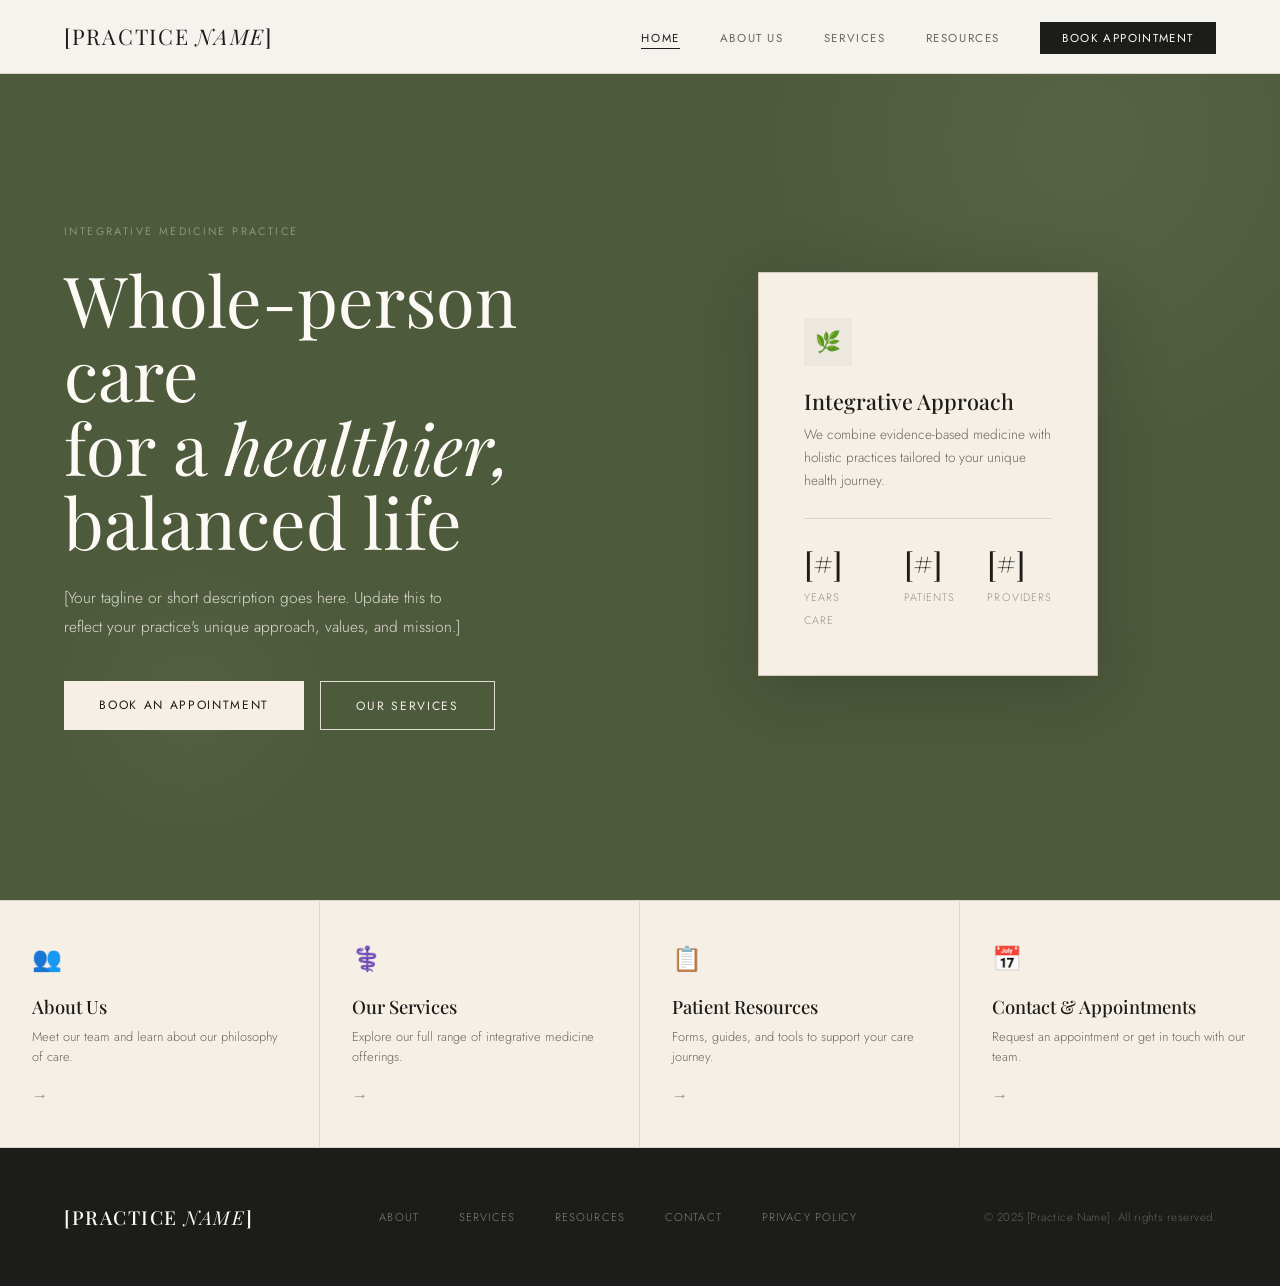
<file: index.html>
<!DOCTYPE html>

<html lang="en">
<head>
  <meta charset="UTF-8" />
  <meta name="viewport" content="width=device-width, initial-scale=1.0"/>
  <title>[Practice Name] | Integrative Medicine</title>
  <link rel="stylesheet" href="styles.css"/>

</head>
<body>
<nav id="navbar"><a href="index.html" class="nav-logo">[Practice <span>Name</span>]</a><ul class="nav-links"><li><a href="index.html" class="active">Home</a></li><li><a href="about.html" class="">About Us</a></li><li><a href="services.html" class="">Services</a></li><li><a href="resources.html" class="">Resources</a></li><li><a href="contact.html" class="nav-cta ">Book Appointment</a></li></ul></nav>
<section class="hero">
  <div class="hero-bg-circle c1"></div>
  <div class="hero-bg-circle c2"></div>
  <div class="hero-content">
    <span class="hero-eyebrow">Integrative Medicine Practice</span>
    <h1 class="hero-title">Whole-person care<br>for a <em>healthier,</em><br>balanced life</h1>
    <p class="hero-desc">[Your tagline or short description goes here. Update this to reflect your practice's unique approach, values, and mission.]</p>
    <div class="hero-actions">
      <a href="contact.html" class="btn-primary">Book an Appointment</a>
      <a href="services.html" class="btn-secondary">Our Services</a>
    </div>
  </div>
  <div class="hero-visual">
    <div class="hero-card">
      <div class="hero-card-icon">🌿</div>
      <h3>Integrative Approach</h3>
      <p>We combine evidence-based medicine with holistic practices tailored to your unique health journey.</p>
      <div class="hero-card-stat">
        <div class="stat"><span class="stat-num">[#]</span><span class="stat-label">Years Care</span></div>
        <div class="stat"><span class="stat-num">[#]</span><span class="stat-label">Patients</span></div>
        <div class="stat"><span class="stat-num">[#]</span><span class="stat-label">Providers</span></div>
      </div>
    </div>
  </div>
</section>
<section class="quick-nav">
  <a href="about.html" class="qcard"><div class="qcard-icon">👥</div><div class="qcard-title">About Us</div><div class="qcard-desc">Meet our team and learn about our philosophy of care.</div><span class="qcard-arrow">→</span></a>
  <a href="services.html" class="qcard"><div class="qcard-icon">⚕️</div><div class="qcard-title">Our Services</div><div class="qcard-desc">Explore our full range of integrative medicine offerings.</div><span class="qcard-arrow">→</span></a>
  <a href="resources.html" class="qcard"><div class="qcard-icon">📋</div><div class="qcard-title">Patient Resources</div><div class="qcard-desc">Forms, guides, and tools to support your care journey.</div><span class="qcard-arrow">→</span></a>
  <a href="contact.html" class="qcard"><div class="qcard-icon">📅</div><div class="qcard-title">Contact & Appointments</div><div class="qcard-desc">Request an appointment or get in touch with our team.</div><span class="qcard-arrow">→</span></a>
</section>
<footer>
  <div class="footer-logo">[Practice <span>Name</span>]</div>
  <div class="footer-links">
    <a href="about.html">About</a>
    <a href="services.html">Services</a>
    <a href="resources.html">Resources</a>
    <a href="contact.html">Contact</a>
    <a href="#">Privacy Policy</a>
  </div>
  <div class="footer-copy">© 2025 [Practice Name]. All rights reserved.</div>
</footer>
<script>
const nav = document.getElementById('navbar');
window.addEventListener('scroll', () => { nav.classList.toggle('scrolled', window.scrollY > 20); });
const reveals = document.querySelectorAll('.reveal');
const observer = new IntersectionObserver((entries) => {
  entries.forEach((entry, i) => {
    if (entry.isIntersecting) { setTimeout(() => entry.target.classList.add('visible'), i * 80); observer.unobserve(entry.target); }
  });
}, { threshold: 0.1 });
reveals.forEach(el => observer.observe(el));
</script>
</body></html>
</file>
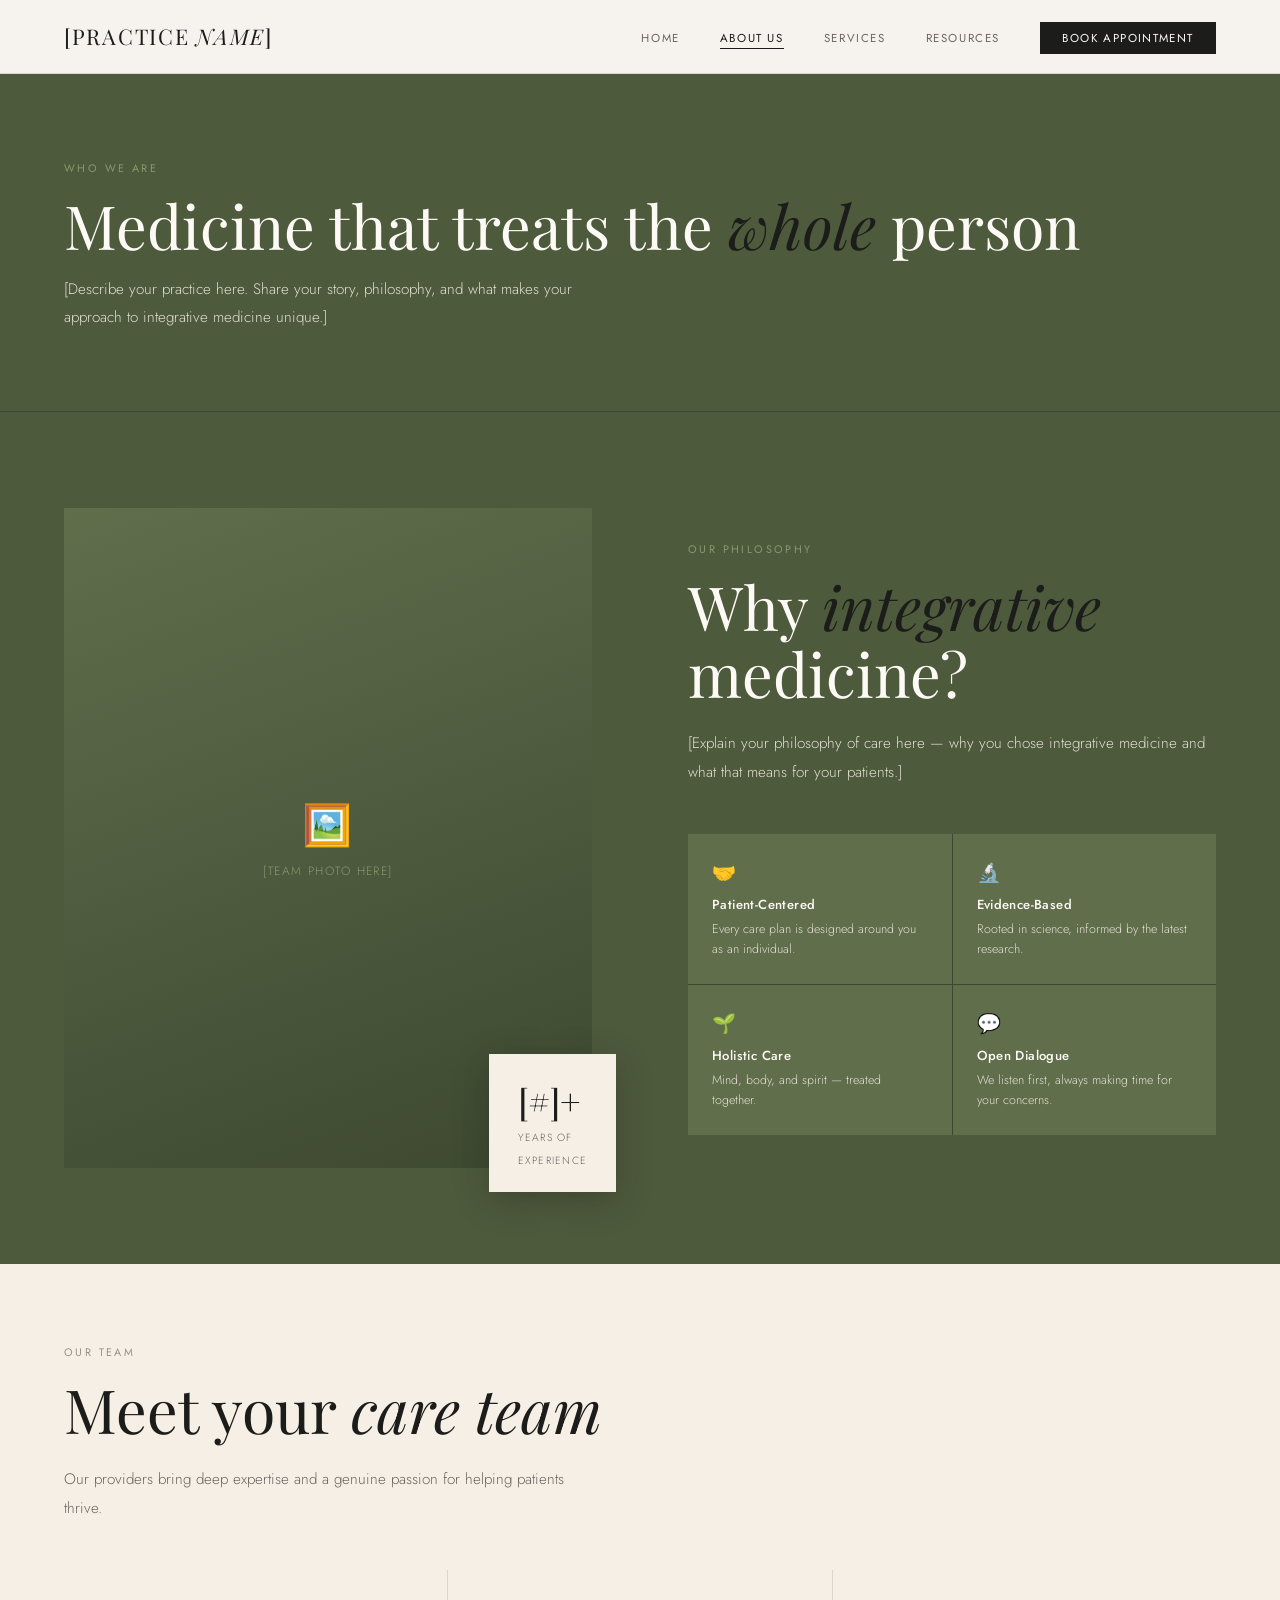
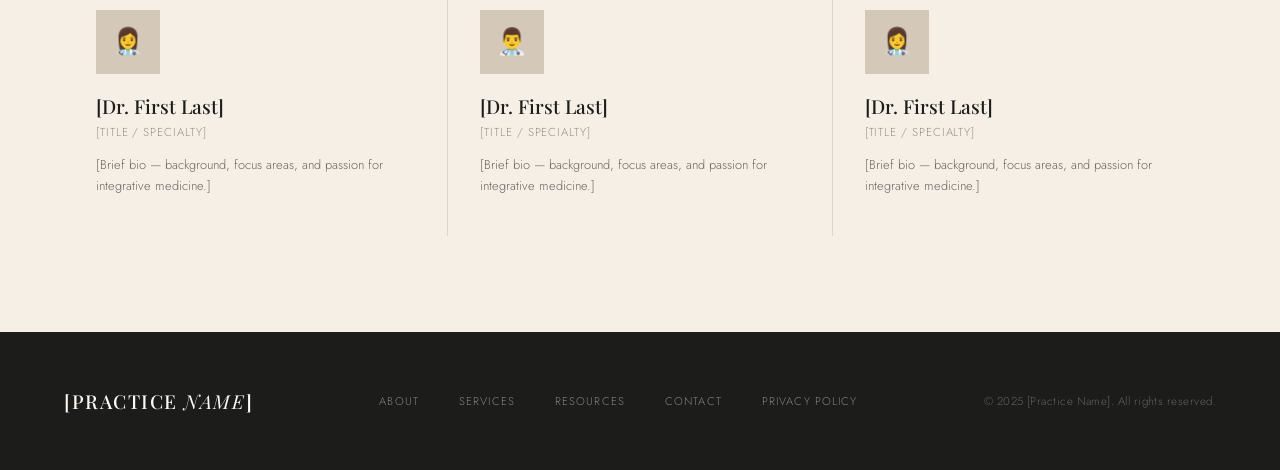
<file: about.html>
<!DOCTYPE html>

<html lang="en">
<head>
  <meta charset="UTF-8" />
  <meta name="viewport" content="width=device-width, initial-scale=1.0"/>
  <title>About Us | [Practice Name]</title>
  <link rel="stylesheet" href="styles.css"/>

</head>
<body>
<nav id="navbar"><a href="index.html" class="nav-logo">[Practice <span>Name</span>]</a><ul class="nav-links"><li><a href="index.html" class="">Home</a></li><li><a href="about.html" class="active">About Us</a></li><li><a href="services.html" class="">Services</a></li><li><a href="resources.html" class="">Resources</a></li><li><a href="contact.html" class="nav-cta ">Book Appointment</a></li></ul></nav>
<div class="page-hero reveal">
  <p class="section-label">Who We Are</p>
  <h1 class="section-title">Medicine that treats the <em>whole</em> person</h1>
  <p class="section-intro">[Describe your practice here. Share your story, philosophy, and what makes your approach to integrative medicine unique.]</p>
</div>
<div class="about-body">
  <div class="about-image-block reveal">
    <div class="about-img-placeholder"><span>🖼️</span>[Team Photo Here]</div>
    <div class="about-badge"><span class="num">[#]+</span><span class="lbl">Years of<br>Experience</span></div>
  </div>
  <div class="reveal">
    <p class="section-label">Our Philosophy</p>
    <h2 class="section-title">Why <em>integrative</em> medicine?</h2>
    <p class="section-intro">[Explain your philosophy of care here — why you chose integrative medicine and what that means for your patients.]</p>
    <div class="about-values">
      <div class="value-item"><div class="value-icon">🤝</div><div class="value-title">Patient-Centered</div><div class="value-desc">Every care plan is designed around you as an individual.</div></div>
      <div class="value-item"><div class="value-icon">🔬</div><div class="value-title">Evidence-Based</div><div class="value-desc">Rooted in science, informed by the latest research.</div></div>
      <div class="value-item"><div class="value-icon">🌱</div><div class="value-title">Holistic Care</div><div class="value-desc">Mind, body, and spirit — treated together.</div></div>
      <div class="value-item"><div class="value-icon">💬</div><div class="value-title">Open Dialogue</div><div class="value-desc">We listen first, always making time for your concerns.</div></div>
    </div>
  </div>
</div>
<div class="team-section">
  <div class="reveal">
    <p class="section-label">Our Team</p>
    <h2 class="section-title">Meet your <em>care team</em></h2>
    <p class="section-intro">Our providers bring deep expertise and a genuine passion for helping patients thrive.</p>
  </div>
  <div class="team-grid">
    <div class="team-card reveal"><div class="team-avatar">👩‍⚕️</div><div class="team-name">[Dr. First Last]</div><div class="team-role">[Title / Specialty]</div><div class="team-bio">[Brief bio — background, focus areas, and passion for integrative medicine.]</div></div>
    <div class="team-card reveal"><div class="team-avatar">👨‍⚕️</div><div class="team-name">[Dr. First Last]</div><div class="team-role">[Title / Specialty]</div><div class="team-bio">[Brief bio — background, focus areas, and passion for integrative medicine.]</div></div>
    <div class="team-card reveal"><div class="team-avatar">👩‍⚕️</div><div class="team-name">[Dr. First Last]</div><div class="team-role">[Title / Specialty]</div><div class="team-bio">[Brief bio — background, focus areas, and passion for integrative medicine.]</div></div>
  </div>
</div>
<footer>
  <div class="footer-logo">[Practice <span>Name</span>]</div>
  <div class="footer-links">
    <a href="about.html">About</a>
    <a href="services.html">Services</a>
    <a href="resources.html">Resources</a>
    <a href="contact.html">Contact</a>
    <a href="#">Privacy Policy</a>
  </div>
  <div class="footer-copy">© 2025 [Practice Name]. All rights reserved.</div>
</footer>
<script>
const nav = document.getElementById('navbar');
window.addEventListener('scroll', () => { nav.classList.toggle('scrolled', window.scrollY > 20); });
const reveals = document.querySelectorAll('.reveal');
const observer = new IntersectionObserver((entries) => {
  entries.forEach((entry, i) => {
    if (entry.isIntersecting) { setTimeout(() => entry.target.classList.add('visible'), i * 80); observer.unobserve(entry.target); }
  });
}, { threshold: 0.1 });
reveals.forEach(el => observer.observe(el));
</script>
</body></html>
</file>
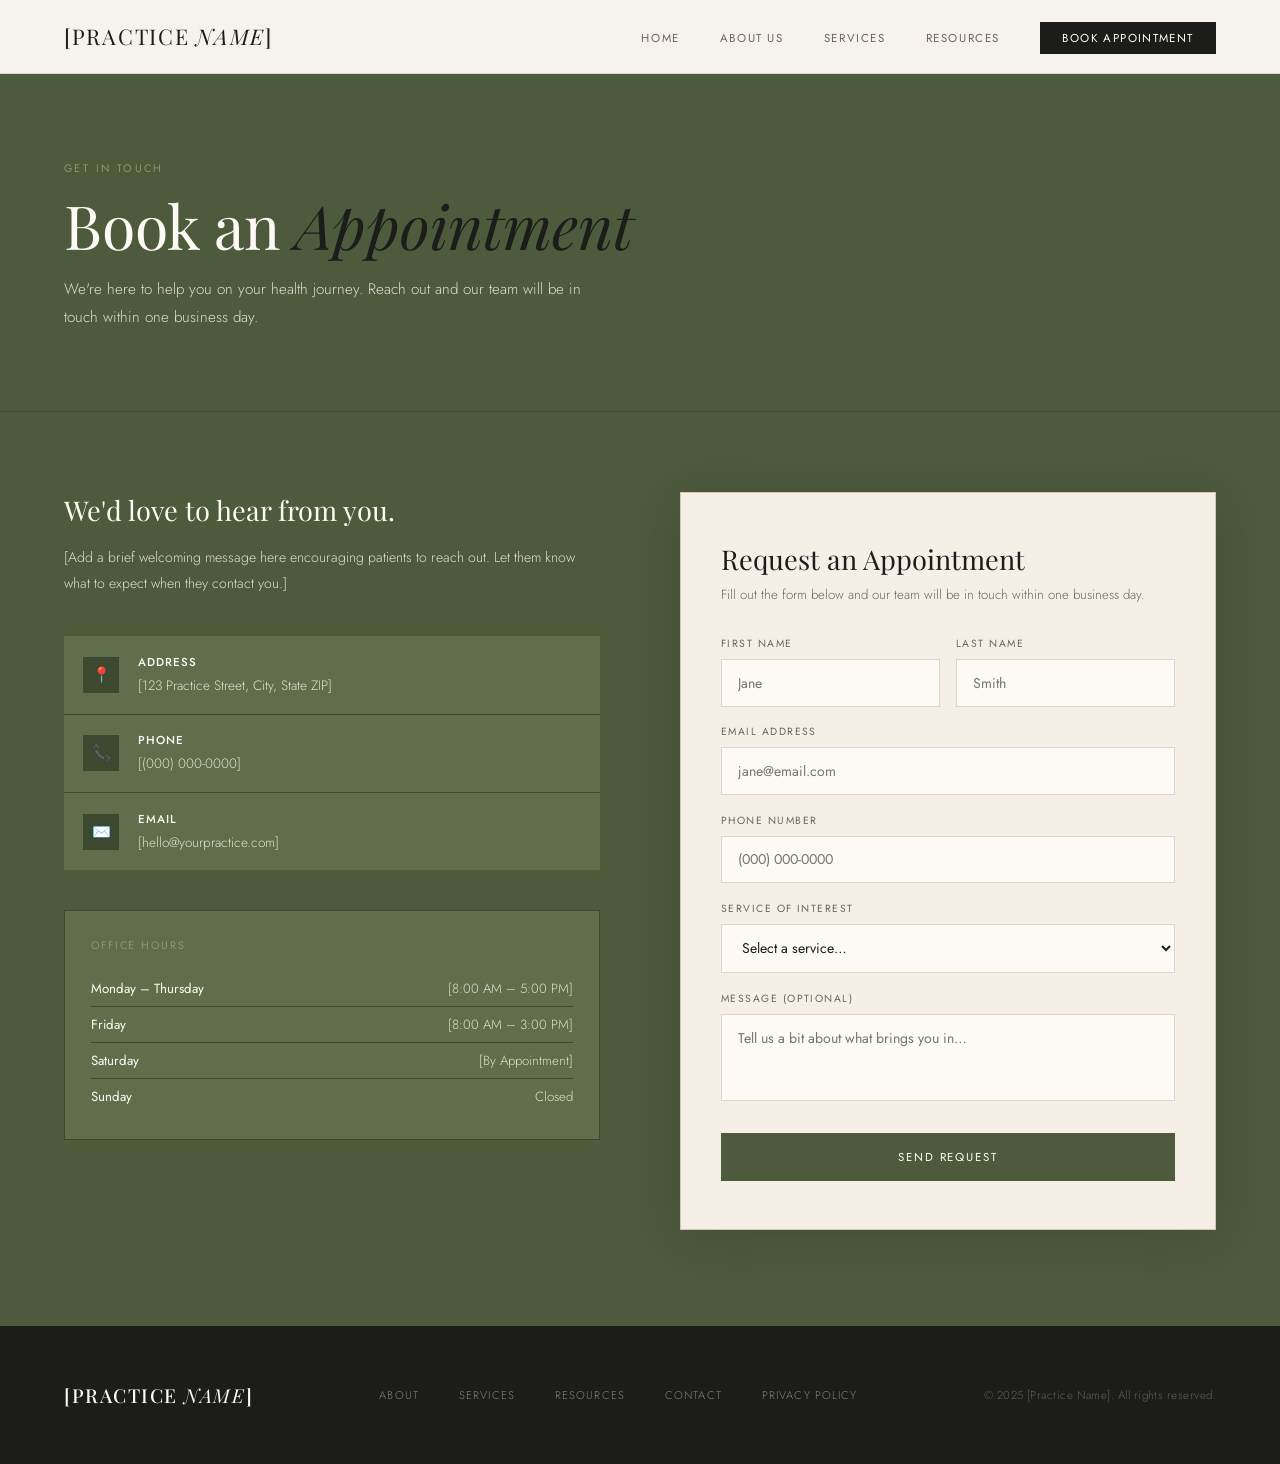
<file: contact.html>
<!DOCTYPE html>

<html lang="en">
<head>
  <meta charset="UTF-8" />
  <meta name="viewport" content="width=device-width, initial-scale=1.0"/>
  <title>Contact & Appointments | [Practice Name]</title>
  <link rel="stylesheet" href="styles.css"/>

</head>
<body>
<nav id="navbar"><a href="index.html" class="nav-logo">[Practice <span>Name</span>]</a><ul class="nav-links"><li><a href="index.html" class="">Home</a></li><li><a href="about.html" class="">About Us</a></li><li><a href="services.html" class="">Services</a></li><li><a href="resources.html" class="">Resources</a></li><li><a href="contact.html" class="nav-cta active">Book Appointment</a></li></ul></nav>
<div class="page-hero reveal">
  <p class="section-label">Get in Touch</p>
  <h1 class="section-title">Book an <em>Appointment</em></h1>
  <p class="section-intro">We're here to help you on your health journey. Reach out and our team will be in touch within one business day.</p>
</div>
<div class="contact-body">
  <div class="contact-info reveal">
    <h3>We'd love to hear from you.</h3>
    <p>[Add a brief welcoming message here encouraging patients to reach out. Let them know what to expect when they contact you.]</p>
    <div class="contact-details">
      <div class="contact-detail"><div class="contact-detail-icon">📍</div><div class="contact-detail-text"><strong>Address</strong><span>[123 Practice Street, City, State ZIP]</span></div></div>
      <div class="contact-detail"><div class="contact-detail-icon">📞</div><div class="contact-detail-text"><strong>Phone</strong><span>[(000) 000-0000]</span></div></div>
      <div class="contact-detail"><div class="contact-detail-icon">✉️</div><div class="contact-detail-text"><strong>Email</strong><span>[hello@yourpractice.com]</span></div></div>
    </div>
    <div class="hours-block">
      <h4>Office Hours</h4>
      <div class="hours-row"><span class="day">Monday – Thursday</span><span>[8:00 AM – 5:00 PM]</span></div>
      <div class="hours-row"><span class="day">Friday</span><span>[8:00 AM – 3:00 PM]</span></div>
      <div class="hours-row"><span class="day">Saturday</span><span>[By Appointment]</span></div>
      <div class="hours-row"><span class="day">Sunday</span><span>Closed</span></div>
    </div>
  </div>
  <div class="contact-form reveal">
    <h3>Request an Appointment</h3>
    <p>Fill out the form below and our team will be in touch within one business day.</p>
    <div class="form-row">
      <div class="form-group"><label>First Name</label><input type="text" placeholder="Jane" /></div>
      <div class="form-group"><label>Last Name</label><input type="text" placeholder="Smith" /></div>
    </div>
    <div class="form-group"><label>Email Address</label><input type="email" placeholder="jane@email.com" /></div>
    <div class="form-group"><label>Phone Number</label><input type="tel" placeholder="(000) 000-0000" /></div>
    <div class="form-group"><label>Service of Interest</label>
      <select>
        <option value="">Select a service…</option>
        <option>Functional Medicine</option>
        <option>Nutritional Therapy</option>
        <option>Mind-Body Medicine</option>
        <option>IV Nutrient Therapy</option>
        <option>Preventive Care</option>
        <option>Other / Not Sure</option>
      </select>
    </div>
    <div class="form-group"><label>Message (Optional)</label><textarea rows="3" placeholder="Tell us a bit about what brings you in…"></textarea></div>
    <button class="form-submit" onclick="alert('Thank you! Your request has been received. (Connect a form service like Formspree to activate real submissions.)')">Send Request</button>
  </div>
</div>
<footer>
  <div class="footer-logo">[Practice <span>Name</span>]</div>
  <div class="footer-links">
    <a href="about.html">About</a>
    <a href="services.html">Services</a>
    <a href="resources.html">Resources</a>
    <a href="contact.html">Contact</a>
    <a href="#">Privacy Policy</a>
  </div>
  <div class="footer-copy">© 2025 [Practice Name]. All rights reserved.</div>
</footer>
<script>
const nav = document.getElementById('navbar');
window.addEventListener('scroll', () => { nav.classList.toggle('scrolled', window.scrollY > 20); });
const reveals = document.querySelectorAll('.reveal');
const observer = new IntersectionObserver((entries) => {
  entries.forEach((entry, i) => {
    if (entry.isIntersecting) { setTimeout(() => entry.target.classList.add('visible'), i * 80); observer.unobserve(entry.target); }
  });
}, { threshold: 0.1 });
reveals.forEach(el => observer.observe(el));
</script>
</body></html>
</file>
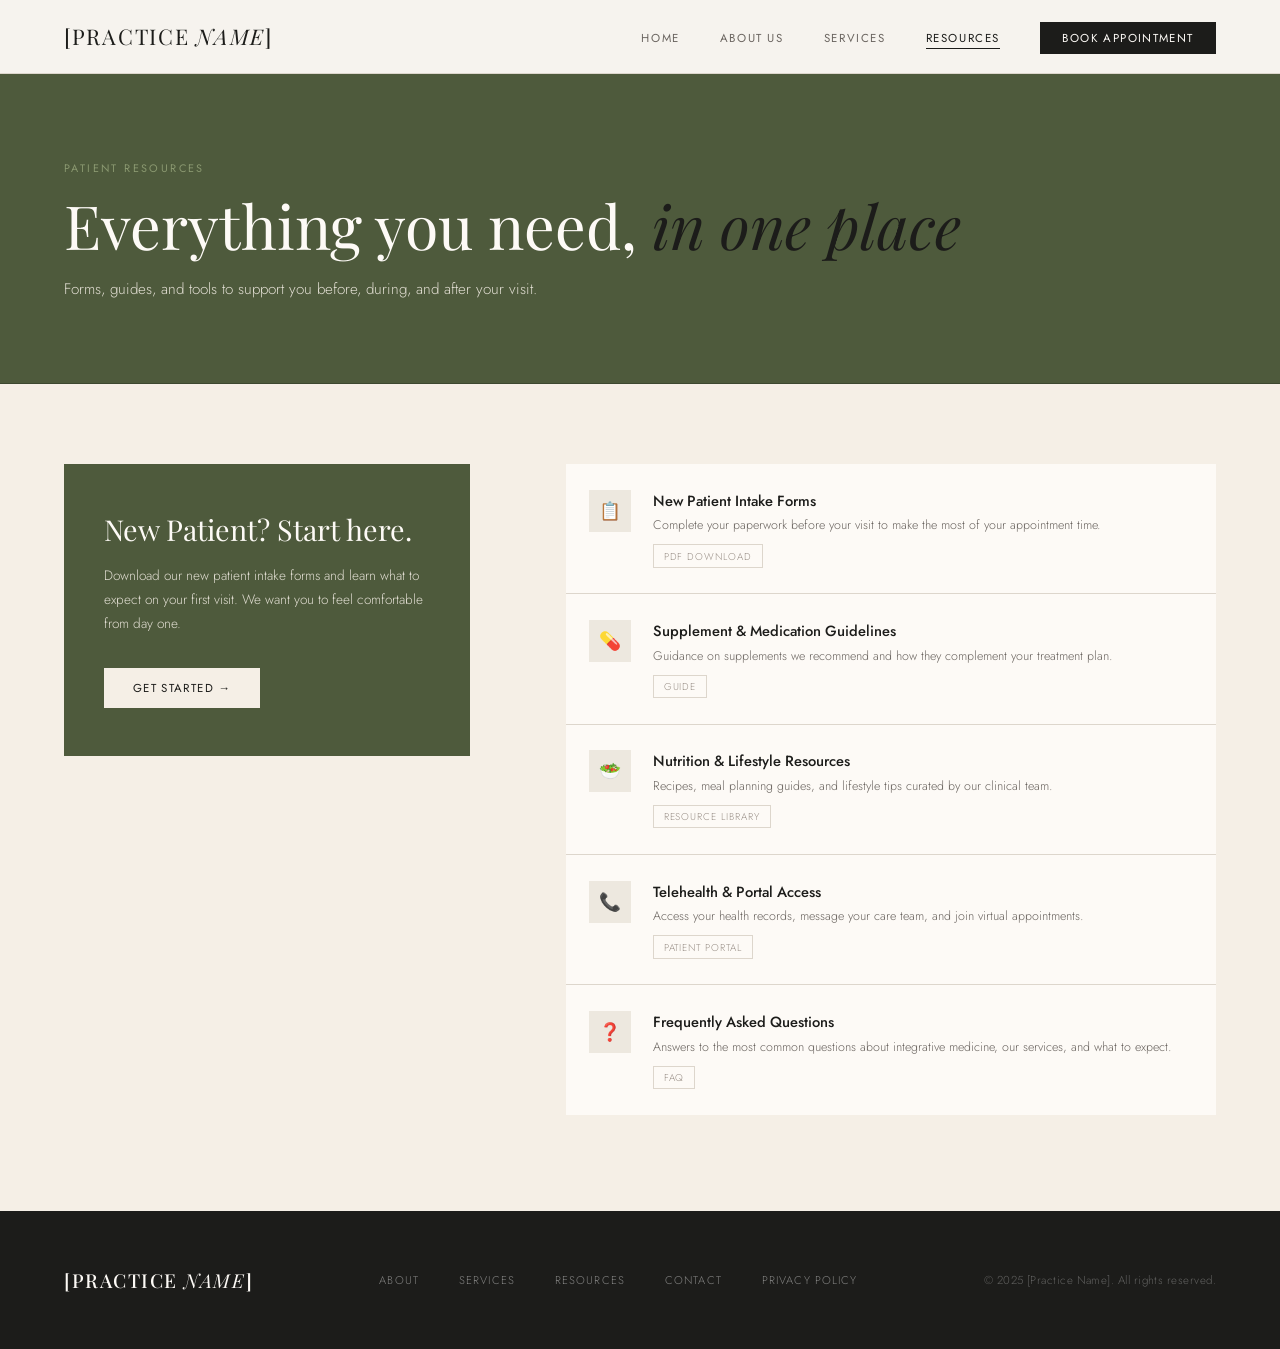
<file: resources.html>
<!DOCTYPE html>

<html lang="en">
<head>
  <meta charset="UTF-8" />
  <meta name="viewport" content="width=device-width, initial-scale=1.0"/>
  <title>Patient Resources | [Practice Name]</title>
  <link rel="stylesheet" href="styles.css"/>

</head>
<body>
<nav id="navbar"><a href="index.html" class="nav-logo">[Practice <span>Name</span>]</a><ul class="nav-links"><li><a href="index.html" class="">Home</a></li><li><a href="about.html" class="">About Us</a></li><li><a href="services.html" class="">Services</a></li><li><a href="resources.html" class="active">Resources</a></li><li><a href="contact.html" class="nav-cta ">Book Appointment</a></li></ul></nav>
<div class="page-hero reveal">
  <p class="section-label">Patient Resources</p>
  <h1 class="section-title">Everything you need, <em>in one place</em></h1>
  <p class="section-intro">Forms, guides, and tools to support you before, during, and after your visit.</p>
</div>
<div class="resources-body">
  <div class="resources-sidebar reveal">
    <div class="resource-highlight">
      <h3>New Patient? Start here.</h3>
      <p>Download our new patient intake forms and learn what to expect on your first visit. We want you to feel comfortable from day one.</p>
      <a href="contact.html" class="btn-white">Get Started →</a>
    </div>
  </div>
  <div class="resources-list reveal">
    <a href="#" class="resource-item"><div class="resource-item-icon">📋</div><div class="resource-item-body"><div class="resource-item-title">New Patient Intake Forms</div><div class="resource-item-desc">Complete your paperwork before your visit to make the most of your appointment time.</div><span class="resource-tag">PDF Download</span></div></a>
    <a href="#" class="resource-item"><div class="resource-item-icon">💊</div><div class="resource-item-body"><div class="resource-item-title">Supplement & Medication Guidelines</div><div class="resource-item-desc">Guidance on supplements we recommend and how they complement your treatment plan.</div><span class="resource-tag">Guide</span></div></a>
    <a href="#" class="resource-item"><div class="resource-item-icon">🥗</div><div class="resource-item-body"><div class="resource-item-title">Nutrition & Lifestyle Resources</div><div class="resource-item-desc">Recipes, meal planning guides, and lifestyle tips curated by our clinical team.</div><span class="resource-tag">Resource Library</span></div></a>
    <a href="#" class="resource-item"><div class="resource-item-icon">📞</div><div class="resource-item-body"><div class="resource-item-title">Telehealth & Portal Access</div><div class="resource-item-desc">Access your health records, message your care team, and join virtual appointments.</div><span class="resource-tag">Patient Portal</span></div></a>
    <a href="#" class="resource-item"><div class="resource-item-icon">❓</div><div class="resource-item-body"><div class="resource-item-title">Frequently Asked Questions</div><div class="resource-item-desc">Answers to the most common questions about integrative medicine, our services, and what to expect.</div><span class="resource-tag">FAQ</span></div></a>
  </div>
</div>
<footer>
  <div class="footer-logo">[Practice <span>Name</span>]</div>
  <div class="footer-links">
    <a href="about.html">About</a>
    <a href="services.html">Services</a>
    <a href="resources.html">Resources</a>
    <a href="contact.html">Contact</a>
    <a href="#">Privacy Policy</a>
  </div>
  <div class="footer-copy">© 2025 [Practice Name]. All rights reserved.</div>
</footer>
<script>
const nav = document.getElementById('navbar');
window.addEventListener('scroll', () => { nav.classList.toggle('scrolled', window.scrollY > 20); });
const reveals = document.querySelectorAll('.reveal');
const observer = new IntersectionObserver((entries) => {
  entries.forEach((entry, i) => {
    if (entry.isIntersecting) { setTimeout(() => entry.target.classList.add('visible'), i * 80); observer.unobserve(entry.target); }
  });
}, { threshold: 0.1 });
reveals.forEach(el => observer.observe(el));
</script>
</body></html>
</file>
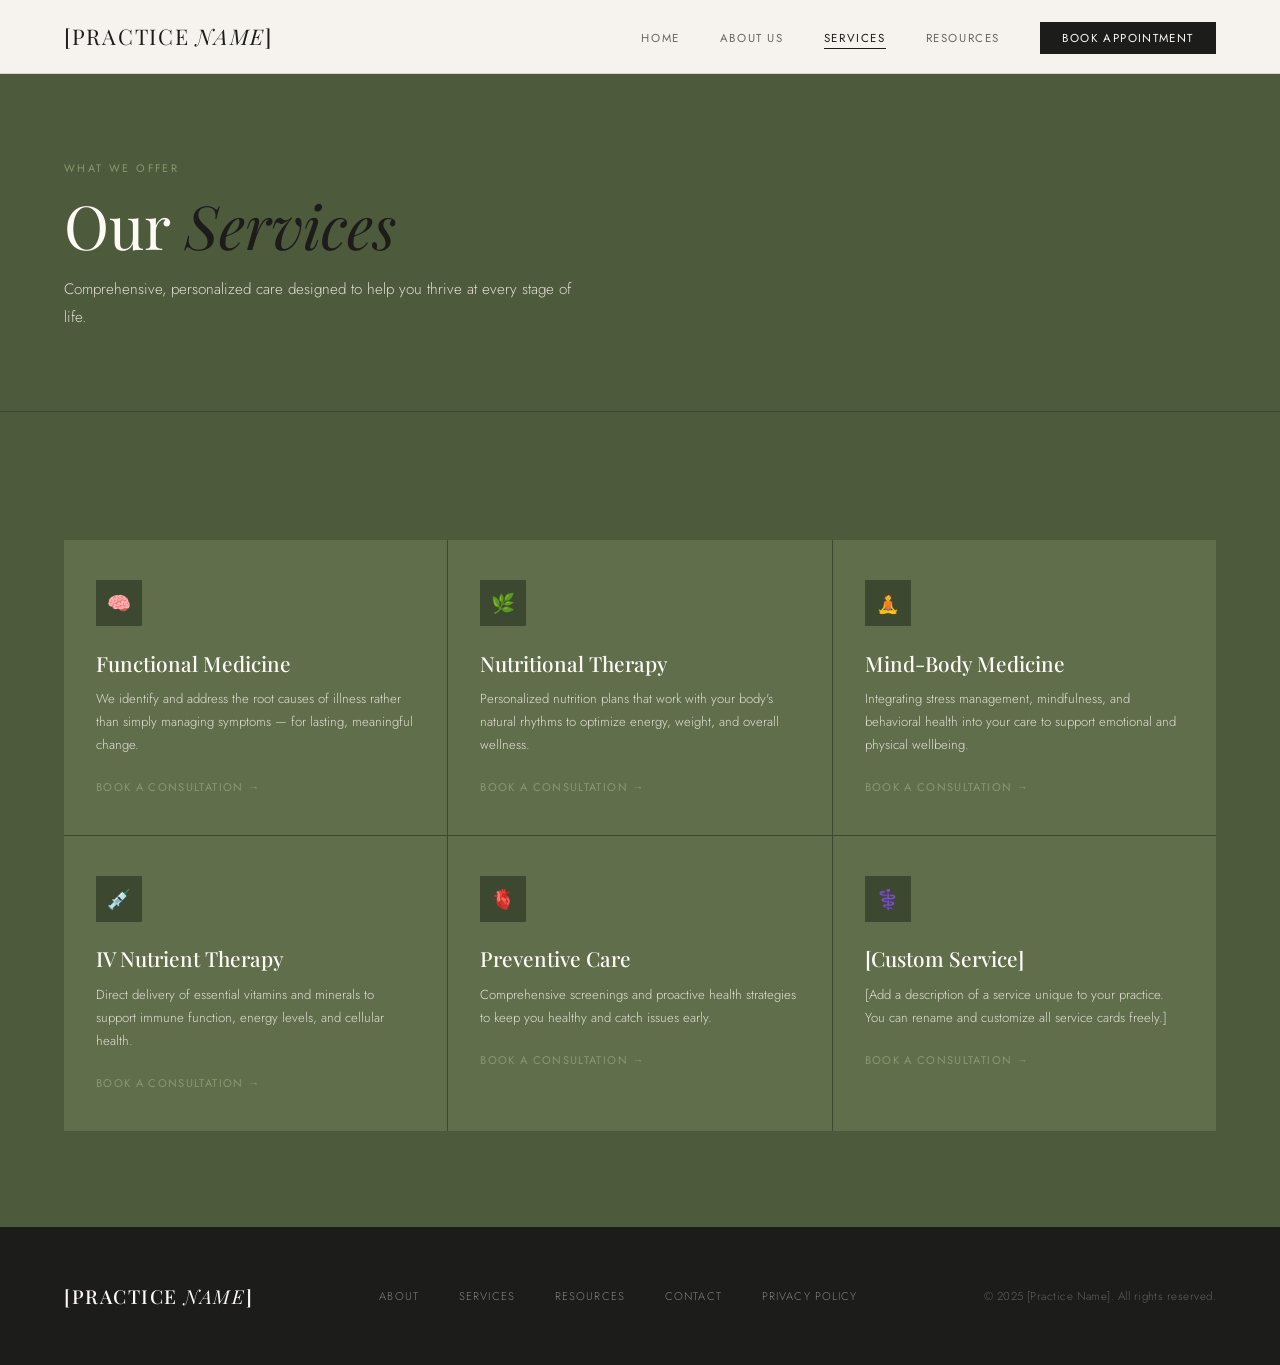
<file: services.html>
<!DOCTYPE html>

<html lang="en">
<head>
  <meta charset="UTF-8" />
  <meta name="viewport" content="width=device-width, initial-scale=1.0"/>
  <title>Services | [Practice Name]</title>
  <link rel="stylesheet" href="styles.css"/>

</head>
<body>
<nav id="navbar"><a href="index.html" class="nav-logo">[Practice <span>Name</span>]</a><ul class="nav-links"><li><a href="index.html" class="">Home</a></li><li><a href="about.html" class="">About Us</a></li><li><a href="services.html" class="active">Services</a></li><li><a href="resources.html" class="">Resources</a></li><li><a href="contact.html" class="nav-cta ">Book Appointment</a></li></ul></nav>
<div class="page-hero reveal">
  <p class="section-label">What We Offer</p>
  <h1 class="section-title">Our <em>Services</em></h1>
  <p class="section-intro">Comprehensive, personalized care designed to help you thrive at every stage of life.</p>
</div>
<div class="services-body">
  <div class="services-grid">
    <div class="service-card reveal"><div class="service-icon">🧠</div><div class="service-title">Functional Medicine</div><p class="service-desc">We identify and address the root causes of illness rather than simply managing symptoms — for lasting, meaningful change.</p><a href="contact.html" class="service-link">Book a Consultation →</a></div>
    <div class="service-card reveal"><div class="service-icon">🌿</div><div class="service-title">Nutritional Therapy</div><p class="service-desc">Personalized nutrition plans that work with your body's natural rhythms to optimize energy, weight, and overall wellness.</p><a href="contact.html" class="service-link">Book a Consultation →</a></div>
    <div class="service-card reveal"><div class="service-icon">🧘</div><div class="service-title">Mind-Body Medicine</div><p class="service-desc">Integrating stress management, mindfulness, and behavioral health into your care to support emotional and physical wellbeing.</p><a href="contact.html" class="service-link">Book a Consultation →</a></div>
    <div class="service-card reveal"><div class="service-icon">💉</div><div class="service-title">IV Nutrient Therapy</div><p class="service-desc">Direct delivery of essential vitamins and minerals to support immune function, energy levels, and cellular health.</p><a href="contact.html" class="service-link">Book a Consultation →</a></div>
    <div class="service-card reveal"><div class="service-icon">🫀</div><div class="service-title">Preventive Care</div><p class="service-desc">Comprehensive screenings and proactive health strategies to keep you healthy and catch issues early.</p><a href="contact.html" class="service-link">Book a Consultation →</a></div>
    <div class="service-card reveal"><div class="service-icon">⚕️</div><div class="service-title">[Custom Service]</div><p class="service-desc">[Add a description of a service unique to your practice. You can rename and customize all service cards freely.]</p><a href="contact.html" class="service-link">Book a Consultation →</a></div>
  </div>
</div>
<footer>
  <div class="footer-logo">[Practice <span>Name</span>]</div>
  <div class="footer-links">
    <a href="about.html">About</a>
    <a href="services.html">Services</a>
    <a href="resources.html">Resources</a>
    <a href="contact.html">Contact</a>
    <a href="#">Privacy Policy</a>
  </div>
  <div class="footer-copy">© 2025 [Practice Name]. All rights reserved.</div>
</footer>
<script>
const nav = document.getElementById('navbar');
window.addEventListener('scroll', () => { nav.classList.toggle('scrolled', window.scrollY > 20); });
const reveals = document.querySelectorAll('.reveal');
const observer = new IntersectionObserver((entries) => {
  entries.forEach((entry, i) => {
    if (entry.isIntersecting) { setTimeout(() => entry.target.classList.add('visible'), i * 80); observer.unobserve(entry.target); }
  });
}, { threshold: 0.1 });
reveals.forEach(el => observer.observe(el));
</script>
</body></html>
</file>
<file: styles.css>
@import url('https://fonts.googleapis.com/css2?family=Playfair+Display:ital,wght@0,400;0,500;0,600;1,400;1,500&family=Jost:wght@200;300;400;500&display=swap');

*, *::before, *::after { box-sizing: border-box; margin: 0; padding: 0; }

:root {
--cream:        #F5EFE6;
--linen:        #EDE8DF;
--sand:         #D4C9B8;
--charcoal:     #1C1C1A;
--warm:         #6B6560;
--muted:        #9A9088;
--white:        #FDFAF6;
--olive:        #4E5A3C;
--olive-mid:    #606E4C;
--olive-light:  #8A9870;
--olive-border: #3D4830;
--cream-on-olive: rgba(245,239,230,0.88);
--border:       #DDD6CC;
--border-sage:  #3D4830;
}

html { scroll-behavior: smooth; }
body {
  font-family: 'Jost', sans-serif;
  color: var(--charcoal);
  background: var(--white);
  overflow-x: hidden;
  font-weight: 300;
}

/* ── NAV ── */
nav {
  position: fixed; top: 0; left: 0; right: 0; z-index: 100;
  display: flex; align-items: center; justify-content: space-between;
  padding: 1.4rem 5%;
  background: rgba(253,250,246,0.96);
  backdrop-filter: blur(8px);
  border-bottom: 1px solid var(--border);
  transition: box-shadow 0.3s;
}
nav.scrolled { box-shadow: 0 1px 20px rgba(28,28,26,0.06); }

.nav-logo {
  font-family: 'Playfair Display', serif;
  font-size: 1.35rem; font-weight: 400;
  color: var(--charcoal); letter-spacing: 0.08em;
  text-decoration: none; text-transform: uppercase;
}
.nav-logo span { font-style: italic; font-weight: 400; }

.nav-links { display: flex; gap: 2.5rem; list-style: none; align-items: center; }
.nav-links a {
  text-decoration: none; font-size: 0.72rem; font-weight: 400;
  letter-spacing: 0.14em; text-transform: uppercase; color: var(--warm);
  transition: color 0.2s; border-bottom: 1px solid transparent;
  padding-bottom: 2px;
}
.nav-links a:hover { color: var(--charcoal); }
.nav-links a.active { color: var(--charcoal); border-bottom-color: var(--charcoal); }

.nav-cta {
  background: var(--charcoal) !important; color: var(--white) !important;
  padding: 0.5rem 1.4rem !important; border-radius: 0 !important;
  border-bottom: none !important; transition: background 0.2s !important;
  letter-spacing: 0.12em !important;
}
.nav-cta:hover { background: var(--warm) !important; }
.nav-cta.active { border-bottom: none !important; }

/* ── BUTTONS ── */
.btn-primary {
  background: var(--charcoal); color: var(--white); padding: 0.9rem 2.2rem;
  border-radius: 0; text-decoration: none; font-size: 0.75rem; font-weight: 400;
  letter-spacing: 0.14em; text-transform: uppercase;
  transition: background 0.2s, transform 0.2s; display: inline-block;
}
.btn-primary:hover { background: var(--warm); transform: translateY(-1px); }

.btn-secondary {
  border: 1px solid var(--charcoal); color: var(--charcoal); padding: 0.9rem 2.2rem;
  border-radius: 0; text-decoration: none; font-size: 0.75rem; font-weight: 400;
  letter-spacing: 0.14em; text-transform: uppercase;
  transition: all 0.2s; display: inline-block;
}
.btn-secondary:hover { background: var(--charcoal); color: var(--white); transform: translateY(-1px); }

/* ── SECTION LABELS ── */
.section-label {
  font-size: 0.68rem; font-weight: 400; letter-spacing: 0.22em;
  text-transform: uppercase; color: var(--muted); margin-bottom: 1rem;
  display: block;
}
.section-title {
  font-family: 'Playfair Display', serif;
  font-size: clamp(2.4rem, 5vw, 3.8rem);
  font-weight: 300; color: var(--charcoal); line-height: 1.1; margin-bottom: 1.4rem;
}
.section-title em { font-style: italic; font-weight: 300; color: var(--charcoal); }
.section-intro {
  font-size: 0.95rem; font-weight: 300; color: var(--warm);
  line-height: 1.85; max-width: 520px;
}

/* ── PAGE HERO (inner pages) ── */
.page-hero {
  padding: 10rem 5% 5rem;
  background: var(--olive);
  border-bottom: 1px solid var(--olive-border);
}
.page-hero .section-label { color: var(--olive-light); }
.page-hero .section-title { color: var(--white); margin-bottom: 1rem; }
.page-hero .section-intro { color: var(--cream-on-olive); margin-bottom: 0; }

/* ── HOME HERO ── */
.hero {
  min-height: 100vh; display: grid; grid-template-columns: 1fr 1fr;
  align-items: center; padding: 9rem 5% 6rem;
  background: var(--olive); position: relative; overflow: hidden;
}
.hero-bg-circle {
  position: absolute; border-radius: 50%;
  background: radial-gradient(circle, var(--olive-mid) 0%, transparent 70%);
  opacity: 0.5; pointer-events: none;
}
.hero-bg-circle.c1 { width: 640px; height: 640px; top: -180px; right: -120px; }
.hero-bg-circle.c2 { width: 280px; height: 280px; bottom: 60px; left: 4%; opacity: 0.3; }

.hero-content { position: relative; z-index: 2; max-width: 560px; }
.hero-eyebrow {
  display: inline-block; font-size: 0.68rem; font-weight: 400;
  letter-spacing: 0.22em; text-transform: uppercase; color: var(--olive-light);
  margin-bottom: 1.5rem; opacity: 0; animation: fadeUp 0.8s ease 0.1s forwards;
}
.hero-title {
  font-family: 'Playfair Display', serif;
  font-size: clamp(3rem, 5.5vw, 5rem);
  font-weight: 300; line-height: 1.05; color: var(--white); margin-bottom: 1.6rem;
  opacity: 0; animation: fadeUp 0.8s ease 0.25s forwards;
}
.hero-title em { font-style: italic; }
.hero-desc {
  font-size: 0.97rem; font-weight: 300; line-height: 1.85; color: var(--cream-on-olive);
  margin-bottom: 2.5rem; max-width: 400px;
  opacity: 0; animation: fadeUp 0.8s ease 0.4s forwards;
}
.hero-actions {
  display: flex; gap: 1rem; flex-wrap: wrap;
  opacity: 0; animation: fadeUp 0.8s ease 0.55s forwards;
}
.hero-actions .btn-primary { background: var(--cream); color: var(--charcoal); }
.hero-actions .btn-primary:hover { background: var(--white); }
.hero-actions .btn-secondary { border-color: var(--cream-on-olive); color: var(--cream); }
.hero-actions .btn-secondary:hover { background: var(--cream); color: var(--charcoal); }
.hero-visual {
  display: flex; justify-content: center; align-items: center;
  opacity: 0; animation: fadeIn 1s ease 0.6s forwards;
}

/* Hero card */
.hero-card {
  background: var(--cream); padding: 2.8rem;
  box-shadow: 0 16px 60px rgba(28,28,26,0.25);
  max-width: 340px; width: 100%; position: relative;
  border: 1px solid var(--sand);
}
.hero-card::before {
  content: ''; position: absolute; top: -1px; left: -1px; right: -1px; bottom: -1px;
  background: linear-gradient(135deg, var(--sand), transparent, var(--linen));
  z-index: -1; opacity: 0.6;
}
.hero-card-icon {
  width: 48px; height: 48px; background: var(--linen);
  display: flex; align-items: center; justify-content: center;
  margin-bottom: 1.3rem; font-size: 1.3rem;
}
.hero-card h3 {
  font-family: 'Playfair Display', serif; font-size: 1.35rem;
  font-weight: 500; color: var(--charcoal); margin-bottom: 0.5rem;
}
.hero-card p { font-size: 0.85rem; color: var(--warm); line-height: 1.7; margin-bottom: 1.6rem; }
.hero-card-stat { display: flex; gap: 2rem; border-top: 1px solid var(--border); padding-top: 1.4rem; }
.stat { text-align: left; }
.stat-num {
  font-family: 'Playfair Display', serif; font-size: 2rem;
  font-weight: 400; color: var(--charcoal); display: block;
}
.stat-label {
  font-size: 0.68rem; color: var(--muted);
  letter-spacing: 0.1em; text-transform: uppercase;
}

/* ── QUICK NAV CARDS ── */
.quick-nav {
  display: grid; grid-template-columns: repeat(4, 1fr);
  gap: 0; background: var(--cream);
  border-top: 1px solid var(--border);
  border-bottom: 1px solid var(--border);
}
.qcard {
  display: flex; flex-direction: column; gap: 0.5rem;
  padding: 2.5rem 2rem; text-decoration: none;
  color: var(--charcoal); transition: background 0.25s;
  border-right: 1px solid var(--border);
}
.qcard:last-child { border-right: none; }
.qcard:hover { background: var(--linen); }
.qcard-icon { font-size: 1.5rem; margin-bottom: 0.6rem; }
.qcard-title {
  font-family: 'Playfair Display', serif; font-size: 1.15rem;
  font-weight: 500; color: var(--charcoal);
}
.qcard-desc { font-size: 0.8rem; color: var(--warm); line-height: 1.6; flex: 1; }
.qcard-arrow { font-size: 1rem; color: var(--muted); transition: transform 0.2s; margin-top: 0.5rem; }
.qcard:hover .qcard-arrow { transform: translateX(5px); }

/* ── ABOUT PAGE ── */
.about-body {
  display: grid; grid-template-columns: 1fr 1fr;
  gap: 6rem; align-items: center; padding: 6rem 5%;
  background: var(--olive);
}
.about-body .section-label { color: var(--olive-light); }
.about-body .section-title { color: var(--white); }
.about-body .section-intro { color: var(--cream-on-olive); }
.about-img-placeholder {
  width: 100%; aspect-ratio: 4/5;
  background: linear-gradient(160deg, var(--olive-mid) 0%, var(--olive-border) 100%);
  display: flex; flex-direction: column;
  align-items: center; justify-content: center; color: var(--olive-light);
  font-size: 0.75rem; letter-spacing: 0.12em; text-transform: uppercase; gap: 0.5rem;
}
.about-img-placeholder span { font-size: 2.5rem; }
.about-badge {
  position: absolute; bottom: -1.5rem; right: -1.5rem;
  background: var(--cream); color: var(--charcoal);
  padding: 1.4rem 1.8rem; text-align: left;
  box-shadow: 0 8px 32px rgba(28,28,26,0.3);
}
.about-badge .num {
  font-family: 'Playfair Display', serif; font-size: 2.2rem;
  font-weight: 400; display: block;
}
.about-badge .lbl {
  font-size: 0.65rem; letter-spacing: 0.12em;
  text-transform: uppercase; opacity: 0.65;
}
.about-image-block { position: relative; }
.about-values { margin-top: 3rem; display: grid; grid-template-columns: 1fr 1fr; gap: 1px; background: var(--olive-border); }
.value-item {
  background: var(--olive-mid); padding: 1.5rem;
  transition: background 0.2s;
}
.value-item:hover { background: var(--olive); }
.value-icon { font-size: 1.2rem; margin-bottom: 0.6rem; }
.value-title { font-size: 0.82rem; font-weight: 500; color: var(--white); margin-bottom: 0.35rem; letter-spacing: 0.03em; }
.value-desc { font-size: 0.78rem; color: var(--cream-on-olive); line-height: 1.6; }

.team-section { padding: 5rem 5% 6rem; background: var(--cream); }
.team-grid { display: grid; grid-template-columns: repeat(3, 1fr); gap: 1px; background: var(--border); margin-top: 3rem; }
.team-card {
  background: var(--cream); padding: 2.5rem 2rem; text-align: left;
  transition: background 0.2s;
}
.team-card:hover { background: var(--linen); }
.team-avatar {
  width: 64px; height: 64px;
  background: var(--sand);
  margin-bottom: 1.2rem;
  display: flex; align-items: center; justify-content: center; font-size: 1.6rem;
}
.team-name {
  font-family: 'Playfair Display', serif; font-size: 1.2rem;
  font-weight: 500; color: var(--charcoal);
}
.team-role { font-size: 0.72rem; color: var(--muted); margin-top: 0.3rem; letter-spacing: 0.08em; text-transform: uppercase; }
.team-bio { font-size: 0.8rem; color: var(--warm); line-height: 1.65; margin-top: 0.9rem; }

/* ── SERVICES PAGE ── */
.services-body { padding: 5rem 5% 6rem; background: var(--olive); }
.services-body .section-label { color: var(--olive-light); }
.services-body .section-title { color: var(--white); }
.services-body .section-intro { color: var(--cream-on-olive); }
.services-grid { display: grid; grid-template-columns: repeat(3, 1fr); gap: 1px; background: var(--olive-border); margin-top: 3rem; }
.service-card {
  background: var(--olive-mid); padding: 2.5rem 2rem;
  transition: background 0.3s; position: relative; overflow: hidden;
}
.service-card::after {
  content: ''; position: absolute; bottom: 0; left: 0; right: 0; height: 2px;
  background: var(--cream); transform: scaleX(0);
  transition: transform 0.3s; transform-origin: left;
}
.service-card:hover { background: var(--olive); }
.service-card:hover::after { transform: scaleX(1); }
.service-icon {
  width: 46px; height: 46px; background: var(--olive-border);
  display: flex; align-items: center; justify-content: center;
  font-size: 1.2rem; margin-bottom: 1.4rem;
}
.service-title {
  font-family: 'Playfair Display', serif; font-size: 1.3rem;
  font-weight: 500; color: var(--white); margin-bottom: 0.7rem;
}
.service-desc { font-size: 0.82rem; color: var(--cream-on-olive); line-height: 1.75; margin-bottom: 1.4rem; }
.service-link {
  font-size: 0.7rem; color: var(--olive-light); font-weight: 400;
  text-decoration: none; letter-spacing: 0.12em; text-transform: uppercase;
  display: flex; align-items: center; gap: 0.5rem; transition: gap 0.2s;
}
.service-link:hover { gap: 0.8rem; color: var(--cream); }

/* ── RESOURCES PAGE ── */
.resources-body {
  padding: 5rem 5% 6rem; display: grid;
  grid-template-columns: 1fr 1.6fr; gap: 6rem; align-items: start;
  background: var(--cream);
}
.resources-sidebar { position: sticky; top: 8rem; }
.resource-highlight {
  background: var(--olive); padding: 3rem 2.5rem; color: var(--white);
}
.resource-highlight h3 {
  font-family: 'Playfair Display', serif; font-size: 1.8rem;
  font-weight: 300; margin-bottom: 1rem; line-height: 1.2;
}
.resource-highlight p { font-size: 0.85rem; color: var(--cream-on-olive); line-height: 1.8; margin-bottom: 2rem; }
.resource-highlight .btn-white {
  display: inline-block; background: var(--cream); color: var(--charcoal);
  padding: 0.75rem 1.8rem; font-size: 0.72rem; font-weight: 400;
  letter-spacing: 0.12em; text-transform: uppercase; text-decoration: none;
  transition: opacity 0.2s;
}
.resource-highlight .btn-white:hover { opacity: 0.85; }
.resources-list { display: flex; flex-direction: column; gap: 1px; background: var(--border); }
.resource-item {
  display: flex; gap: 1.4rem; align-items: flex-start; padding: 1.6rem 1.4rem;
  background: var(--white); transition: background 0.2s; cursor: pointer; text-decoration: none;
}
.resource-item:hover { background: var(--linen); }
.resource-item-icon {
  width: 42px; height: 42px; min-width: 42px; background: var(--linen);
  display: flex; align-items: center; justify-content: center; font-size: 1.1rem;
}
.resource-item-body { flex: 1; }
.resource-item-title { font-size: 0.92rem; font-weight: 500; color: var(--charcoal); margin-bottom: 0.3rem; }
.resource-item-desc { font-size: 0.78rem; color: var(--warm); line-height: 1.6; }
.resource-tag {
  display: inline-block; font-size: 0.62rem; letter-spacing: 0.1em;
  text-transform: uppercase; color: var(--muted);
  border: 1px solid var(--border); padding: 0.2rem 0.6rem; margin-top: 0.5rem;
}

/* ── CONTACT PAGE ── */
.contact-body {
  padding: 5rem 5% 6rem; display: grid;
  grid-template-columns: 1fr 1fr; gap: 5rem; align-items: start;
  background: var(--olive);
}
.contact-info h3 {
  font-family: 'Playfair Display', serif; font-size: 1.7rem;
  font-weight: 300; color: var(--white); margin-bottom: 1rem;
}
.contact-info p { font-size: 0.88rem; color: var(--cream-on-olive); line-height: 1.85; margin-bottom: 2.5rem; }
.contact-details { display: flex; flex-direction: column; gap: 1px; background: var(--olive-border); margin-bottom: 2.5rem; }
.contact-detail {
  display: flex; align-items: center; gap: 1.2rem; padding: 1.1rem 1.2rem;
  background: var(--olive-mid); transition: background 0.2s;
}
.contact-detail:hover { background: var(--olive); }
.contact-detail-icon {
  width: 36px; height: 36px; min-width: 36px; background: var(--olive-border);
  display: flex; align-items: center; justify-content: center; font-size: 0.95rem;
}
.contact-detail-text strong {
  display: block; font-size: 0.72rem; font-weight: 500; color: var(--white);
  letter-spacing: 0.08em; text-transform: uppercase; margin-bottom: 0.2rem;
}
.contact-detail-text span { font-size: 0.85rem; color: var(--cream-on-olive); }
.hours-block { background: var(--olive-mid); border: 1px solid var(--olive-border); padding: 1.6rem; }
.hours-block h4 {
  font-size: 0.68rem; font-weight: 400; letter-spacing: 0.16em;
  text-transform: uppercase; color: var(--olive-light); margin-bottom: 1.1rem;
}
.hours-row {
  display: flex; justify-content: space-between; font-size: 0.83rem;
  padding: 0.5rem 0; border-bottom: 1px solid var(--olive-border); color: var(--cream-on-olive);
}
.hours-row:last-child { border-bottom: none; }
.hours-row .day { color: var(--white); font-weight: 400; }

.contact-form {
  background: var(--cream); padding: 3rem 2.5rem;
  border: 1px solid var(--sand);
  box-shadow: 0 8px 48px rgba(28,28,26,0.2);
}
.contact-form h3 {
  font-family: 'Playfair Display', serif; font-size: 1.7rem;
  font-weight: 300; color: var(--charcoal); margin-bottom: 0.5rem;
}
.contact-form > p { font-size: 0.83rem; color: var(--warm); margin-bottom: 2rem; }
.form-row { display: grid; grid-template-columns: 1fr 1fr; gap: 1rem; }
.form-group { margin-bottom: 1.1rem; }
.form-group label {
  display: block; font-size: 0.65rem; font-weight: 400;
  letter-spacing: 0.14em; text-transform: uppercase; color: var(--warm); margin-bottom: 0.5rem;
}
.form-group input, .form-group select, .form-group textarea {
  width: 100%; padding: 0.8rem 1rem;
  font-family: 'Jost', sans-serif; font-size: 0.88rem; color: var(--charcoal);
  background: var(--white); border: 1px solid var(--border);
  border-radius: 0; outline: none; transition: border-color 0.2s; resize: none;
}
.form-group input:focus, .form-group select:focus, .form-group textarea:focus {
  border-color: var(--olive); background: var(--white);
}
.form-submit {
  width: 100%; background: var(--olive); color: var(--white); border: none;
  padding: 1rem; font-family: 'Jost', sans-serif; font-size: 0.72rem;
  font-weight: 400; letter-spacing: 0.16em; text-transform: uppercase;
  cursor: pointer; transition: background 0.2s; margin-top: 0.5rem;
}
.form-submit:hover { background: var(--olive-mid); }

/* ── FOOTER ── */
footer {
  background: var(--charcoal); color: var(--white);
  padding: 3.5rem 5%; display: flex;
  justify-content: space-between; align-items: center; flex-wrap: wrap; gap: 1.5rem;
}
.footer-logo {
  font-family: 'Playfair Display', serif; font-size: 1.2rem;
  font-weight: 500; letter-spacing: 0.08em; text-transform: uppercase;
}
.footer-logo span { font-style: italic; font-weight: 300; }
.footer-links { display: flex; gap: 2.5rem; }
.footer-links a {
  text-decoration: none; font-size: 0.7rem; letter-spacing: 0.1em;
  text-transform: uppercase; color: rgba(255,255,255,0.45); transition: color 0.2s;
}
.footer-links a:hover { color: var(--white); }
.footer-copy { font-size: 0.72rem; color: rgba(255,255,255,0.3); letter-spacing: 0.04em; }

/* ── ANIMATIONS ── */
@keyframes fadeUp {
  from { opacity: 0; transform: translateY(24px); }
  to   { opacity: 1; transform: translateY(0); }
}
@keyframes fadeIn {
  from { opacity: 0; }
  to   { opacity: 1; }
}
.reveal { opacity: 0; transform: translateY(28px); transition: opacity 0.75s ease, transform 0.75s ease; }
.reveal.visible { opacity: 1; transform: translateY(0); }

/* ── MOBILE ── */
@media (max-width: 900px) {
  .hero { grid-template-columns: 1fr; text-align: left; padding: 8rem 5% 5rem; }
  .hero-actions { justify-content: flex-start; }
  .hero-desc { margin: 0 0 2rem; }
  .hero-visual { margin-top: 3rem; justify-content: flex-start; }
  .quick-nav { grid-template-columns: 1fr 1fr; }
  .qcard { border-right: none; border-bottom: 1px solid var(--border); }
  .about-body { grid-template-columns: 1fr; gap: 3rem; }
  .about-badge { right: 0; }
  .about-values { grid-template-columns: 1fr; }
  .team-grid { grid-template-columns: 1fr; }
  .services-grid { grid-template-columns: 1fr; }
  .resources-body { grid-template-columns: 1fr; gap: 3rem; }
  .resources-sidebar { position: static; }
  .contact-body { grid-template-columns: 1fr; gap: 3rem; }
  .form-row { grid-template-columns: 1fr; }
  nav { padding: 1rem 5%; }
  .nav-links { gap: 1.2rem; }
  .nav-links a { font-size: 0.65rem; }
}
@media (max-width: 600px) {
  .quick-nav { grid-template-columns: 1fr; }
  .hero-title { font-size: 2.8rem; }
}
</file>
